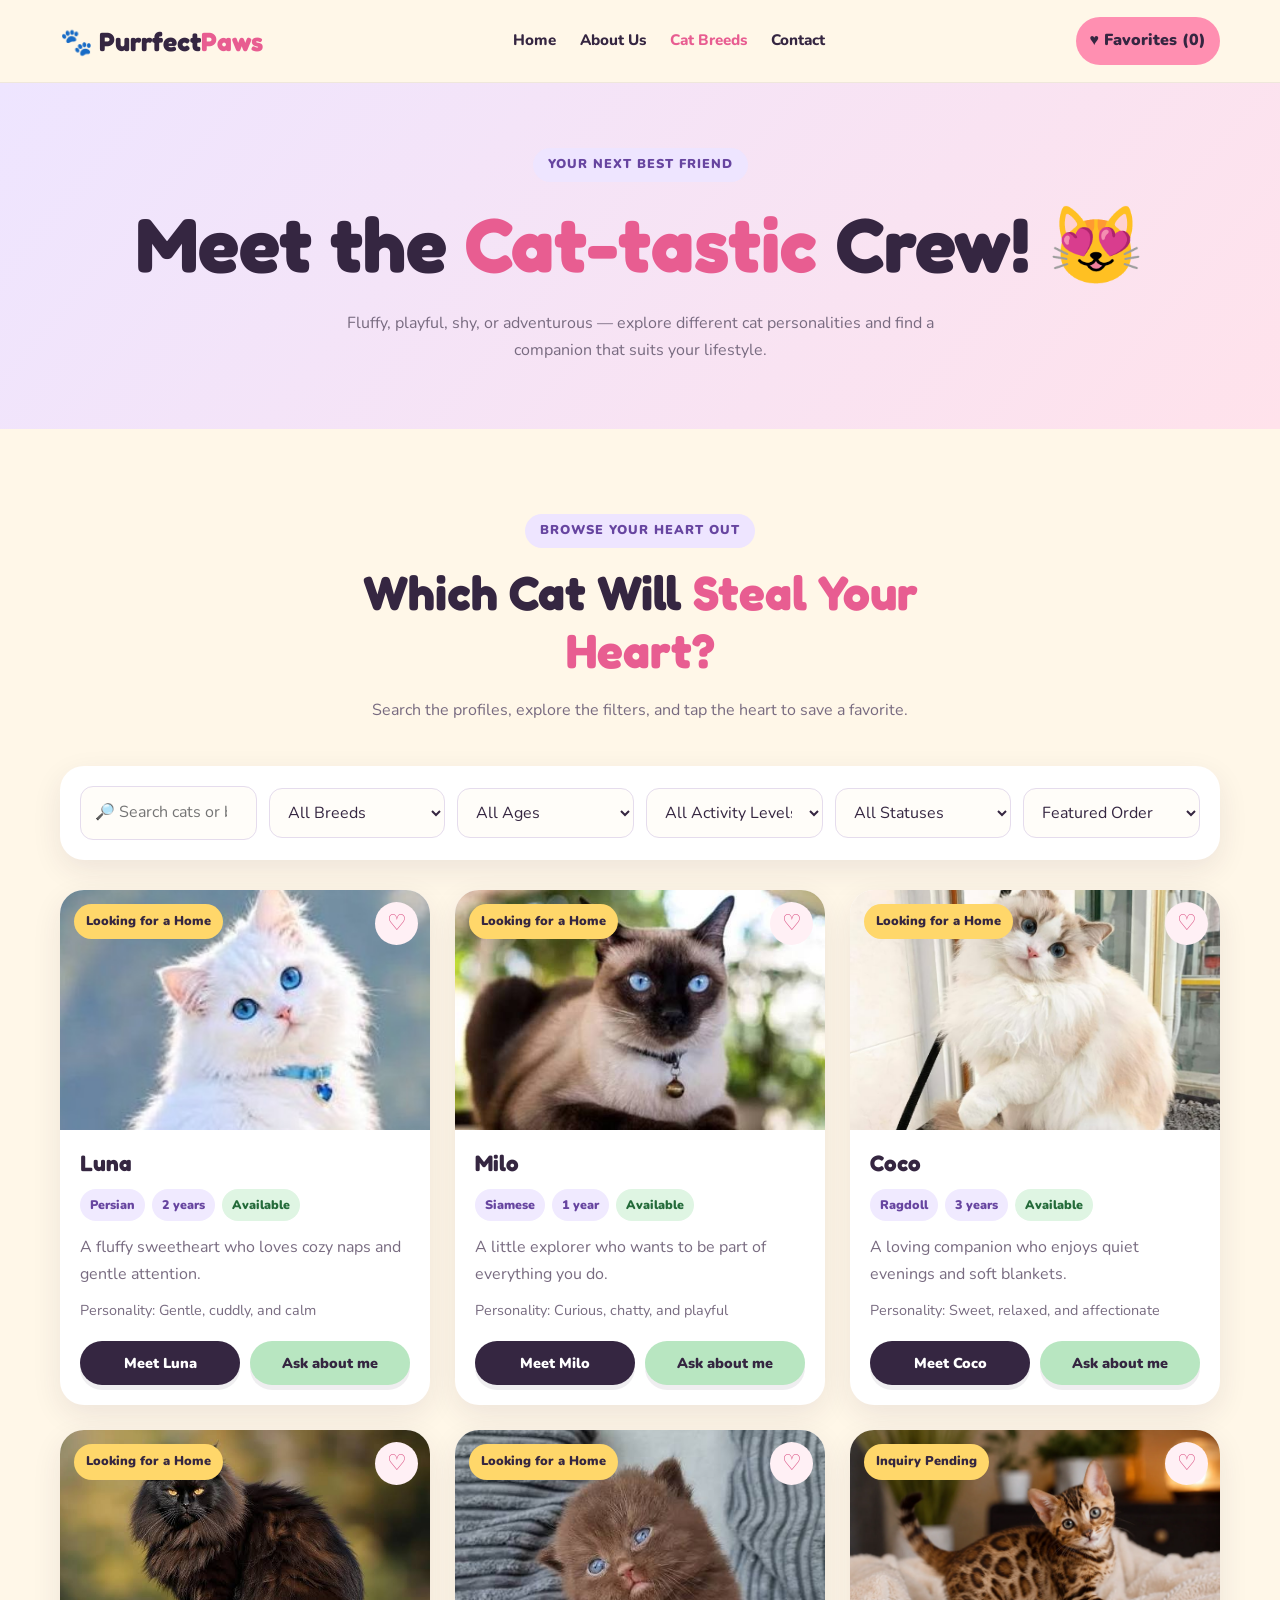
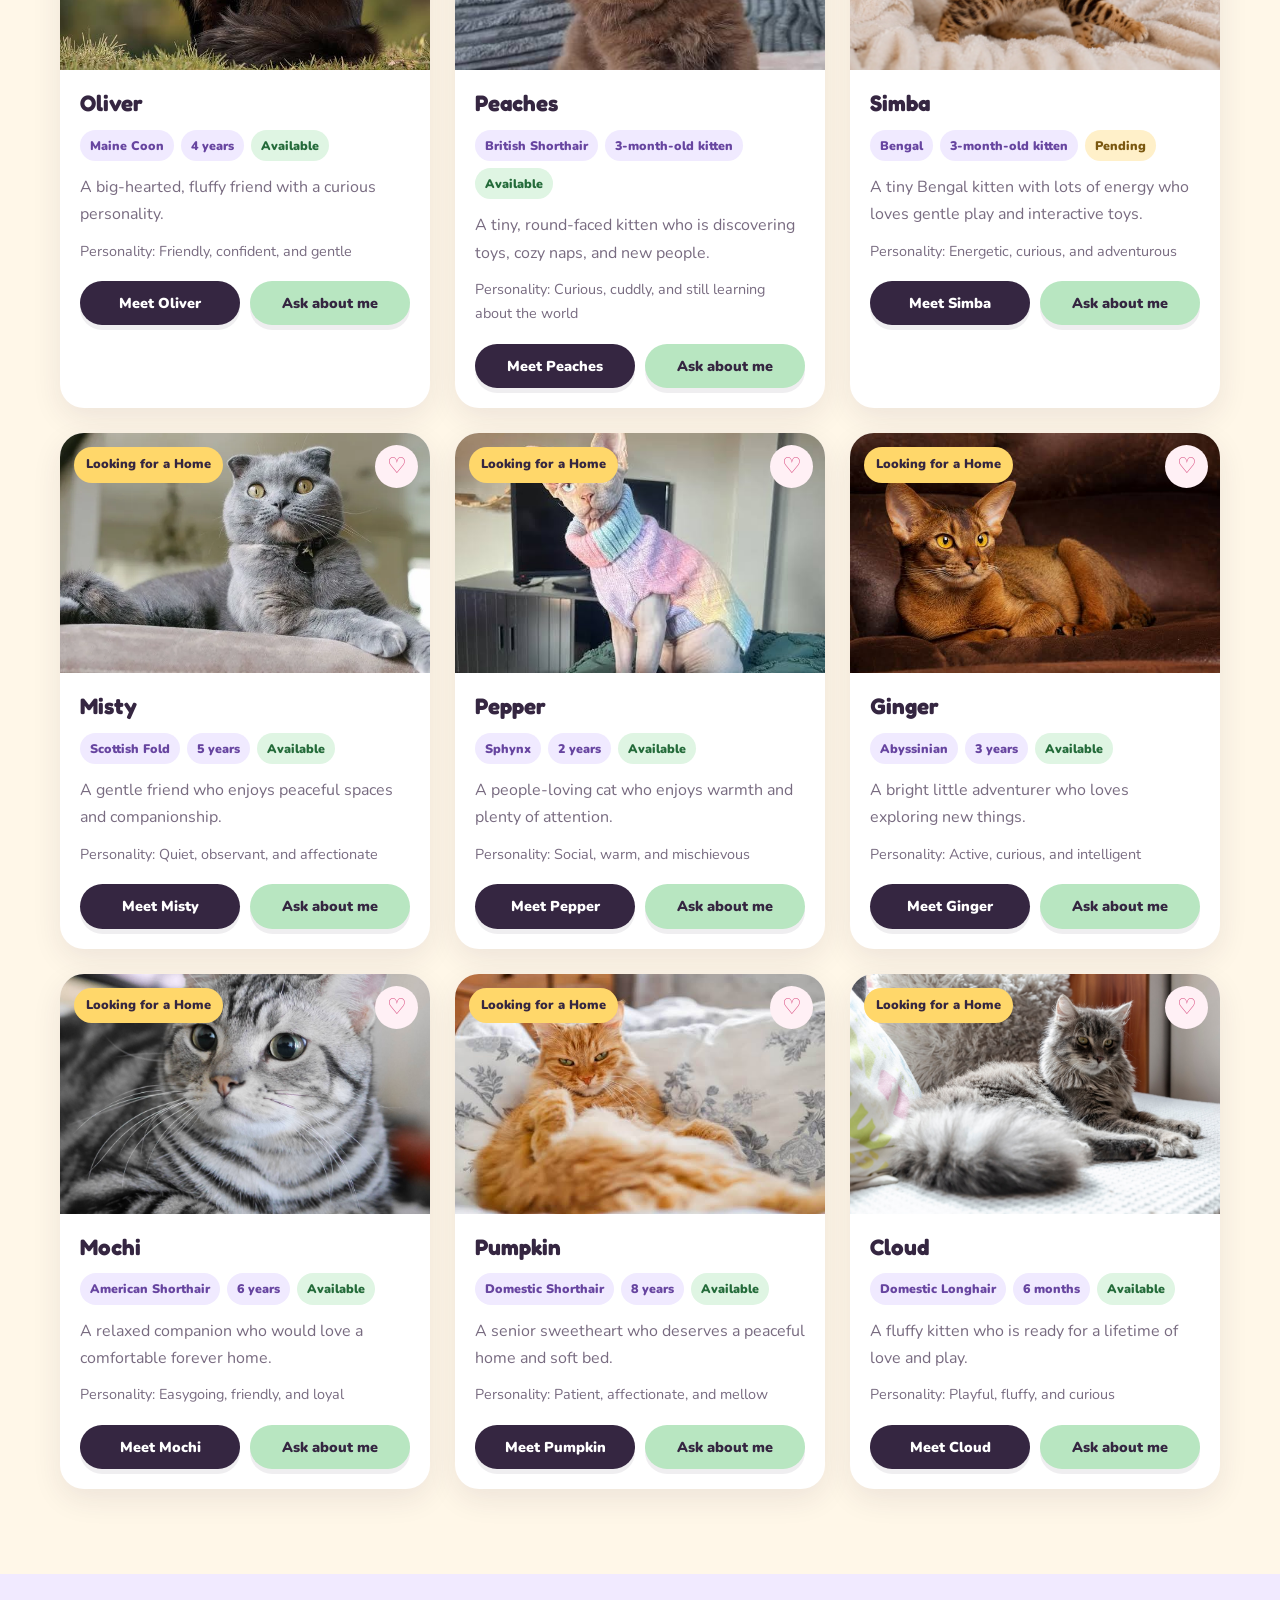
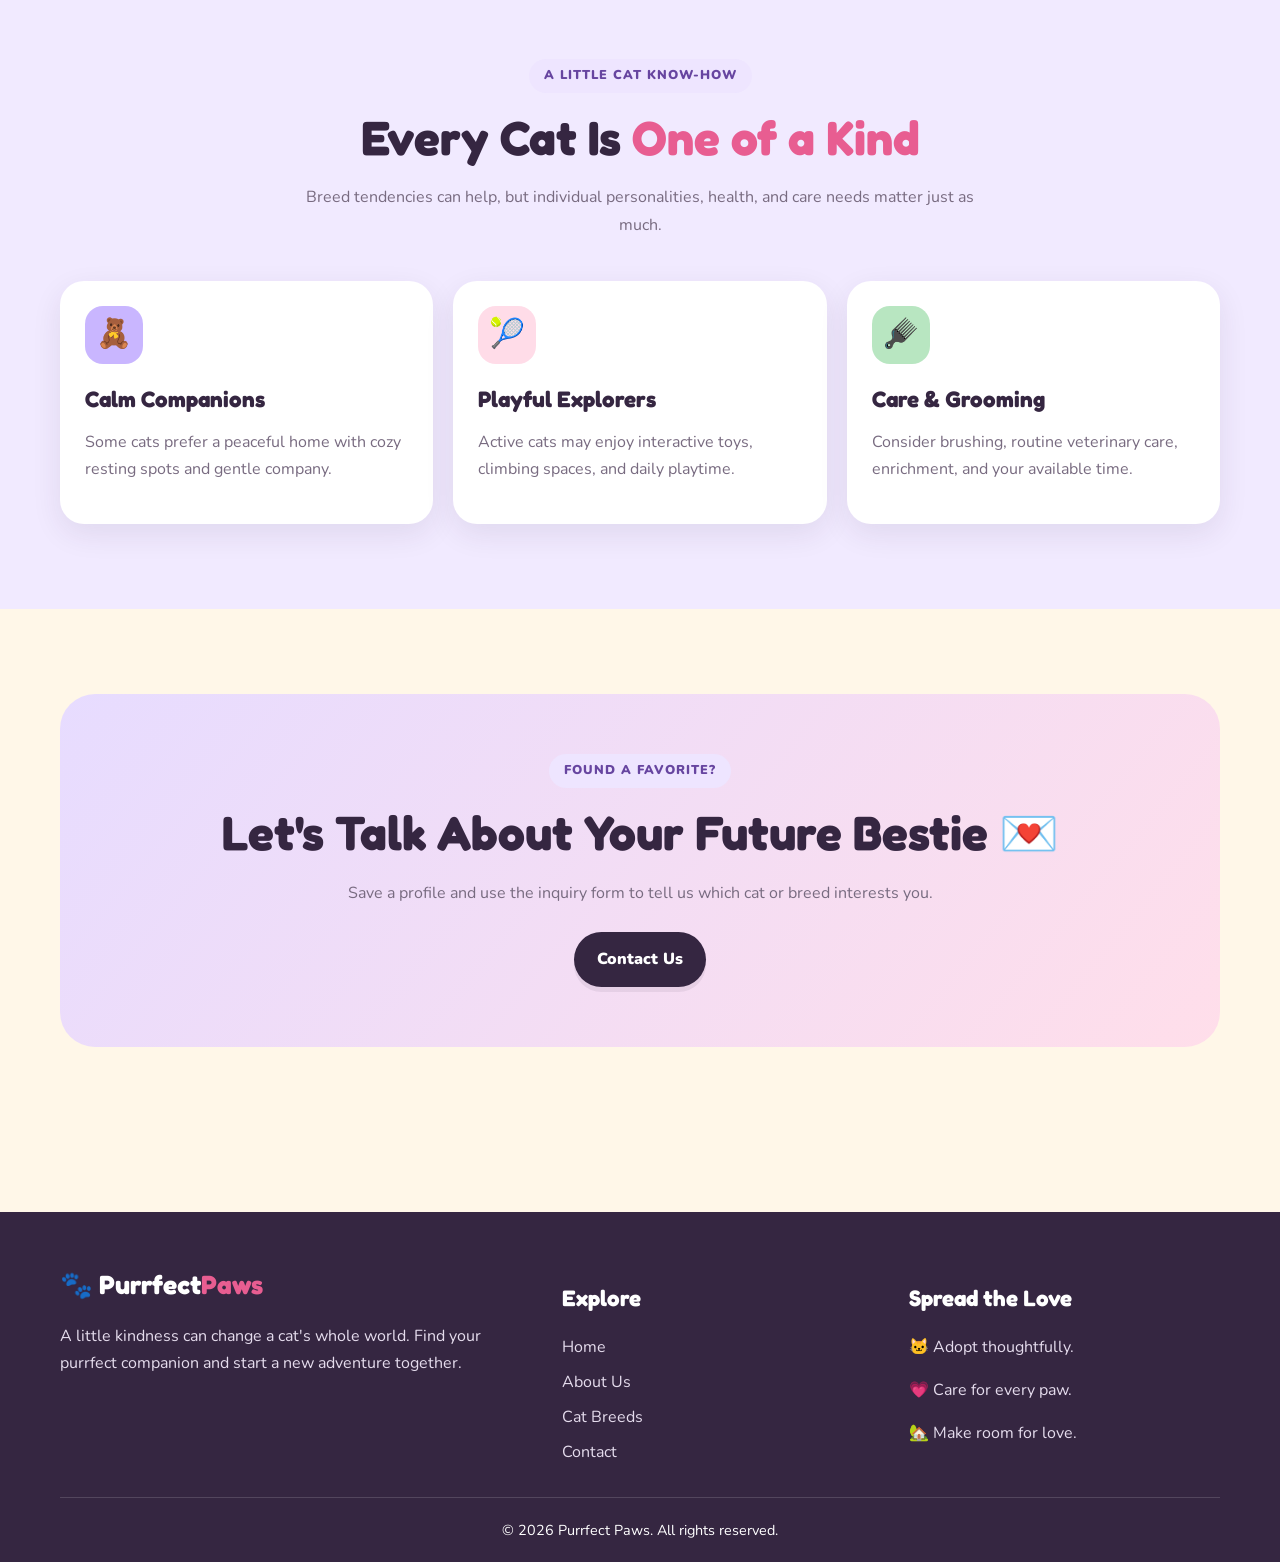
<file: breeds.html>
<!doctype html>
<html lang="en">
  <head>
    <meta charset="UTF-8" />
    <meta name="viewport" content="width=device-width, initial-scale=1.0" />
    <meta
      name="description"
      content="Explore cat breeds and discover cat profiles with Purrfect Paws."
    />
    <title>Cat Breeds | Purrfect Paws</title>
    <link rel="preconnect" href="https://fonts.googleapis.com" />
    <link rel="preconnect" href="https://fonts.gstatic.com" crossorigin />
    <link
      href="https://fonts.googleapis.com/css2?family=Fredoka:wght@400;500;600;700&family=Nunito:wght@400;600;700;800;900&display=swap"
      rel="stylesheet"
    />
    <link rel="stylesheet" href="css/style.css" />
    <script src="js/script.js" defer></script>
  </head>
  <body>
    <header class="site-header">
      <nav class="navbar container" aria-label="Main navigation">
        <a href="index.html" class="logo">🐾 Purrfect<span>Paws</span></a>
        <div class="nav-links" id="navLinks">
          <a href="index.html" class="">Home</a>
          <a href="about.html" class="">About Us</a>
          <a href="breeds.html" class="active">Cat Breeds</a>
          <a href="contact.html" class="">Contact</a>
        </div>
        <div class="nav-actions">
          <button class="favorites-link" type="button" data-open-favorites>
            ♥ Favorites (<span data-favorite-count>0</span>)
          </button>
          <button
            class="menu-toggle"
            id="menuToggle"
            aria-label="Toggle navigation"
            aria-expanded="false"
            aria-controls="navLinks"
          >
            ☰
          </button>
        </div>
      </nav>
    </header>
    <main>
      <section class="page-banner">
        <div class="container">
          <span class="eyebrow">YOUR NEXT BEST FRIEND</span>
          <h1>Meet the <span class="highlight">Cat-tastic</span> Crew! 😻</h1>
          <p>
            Fluffy, playful, shy, or adventurous — explore different cat
            personalities and find a companion that suits your lifestyle.
          </p>
        </div>
      </section>
      <section class="section container">
        <div class="section-heading">
          <span class="eyebrow">BROWSE YOUR HEART OUT</span>
          <h2>
            Which Cat Will <span class="highlight">Steal Your Heart?</span>
          </h2>
          <p>
            Search the profiles, explore the filters, and tap the heart to save
            a favorite.
          </p>
        </div>
        <div class="filter-panel">
          <input
            type="search"
            id="catSearch"
            placeholder="🔎 Search cats or breeds..."
            aria-label="Search cats by name or breed"
          />
          <select id="breedFilter" aria-label="Filter by breed">
            <option value="all">All Breeds</option>
            <option>Persian</option>
            <option>Siamese</option>
            <option>Maine Coon</option>
            <option>British Shorthair</option>
            <option>Ragdoll</option>
            <option>Bengal</option>
            <option>Scottish Fold</option>
            <option>Sphynx</option>
            <option>Abyssinian</option>
            <option>American Shorthair</option>
            <option>Domestic Shorthair</option>
            <option>Domestic Longhair</option>
          </select>
          <select id="ageFilter" aria-label="Filter by age">
            <option value="all">All Ages</option>
            <option value="kitten">Kittens (under 1 year)</option>
            <option value="young">Young (1–2 years)</option>
            <option value="adult">Adult (3–7 years)</option>
            <option value="senior">Senior (8+ years)</option>
          </select>
          <select id="activityFilter" aria-label="Filter by activity">
            <option value="all">All Activity Levels</option>
            <option value="Low">Low Activity</option>
            <option value="Medium">Medium Activity</option>
            <option value="High">High Activity</option>
          </select>
          <select id="statusFilter" aria-label="Filter by status">
            <option value="all">All Statuses</option>
            <option value="Available">Available</option>
            <option value="Pending">Inquiry Pending</option>
          </select>
          <select id="sortFilter" aria-label="Sort cats">
            <option value="featured">Featured Order</option>
            <option value="name">Name: A–Z</option>
            <option value="age">Youngest First</option>
            <option value="recent">Reverse Order</option>
          </select>
        </div>
        <div class="cat-grid" id="catGrid"></div>
      </section>
      <section class="section" style="background: #f1eaff">
        <div class="container">
          <div class="section-heading">
            <span class="eyebrow">A LITTLE CAT KNOW-HOW</span>
            <h2>Every Cat Is <span class="highlight">One of a Kind</span></h2>
            <p>
              Breed tendencies can help, but individual personalities, health,
              and care needs matter just as much.
            </p>
          </div>
          <div class="feature-grid">
            <article class="feature-card">
              <div class="feature-icon">🧸</div>
              <h3>Calm Companions</h3>
              <p>
                Some cats prefer a peaceful home with cozy resting spots and
                gentle company.
              </p>
            </article>
            <article class="feature-card">
              <div class="feature-icon">🎾</div>
              <h3>Playful Explorers</h3>
              <p>
                Active cats may enjoy interactive toys, climbing spaces, and
                daily playtime.
              </p>
            </article>
            <article class="feature-card">
              <div class="feature-icon">🪮</div>
              <h3>Care & Grooming</h3>
              <p>
                Consider brushing, routine veterinary care, enrichment, and your
                available time.
              </p>
            </article>
          </div>
        </div>
      </section>
      <section class="section container">
        <div class="cta">
          <span class="eyebrow">FOUND A FAVORITE?</span>
          <h2>Let's Talk About Your Future Bestie 💌</h2>
          <p>
            Save a profile and use the inquiry form to tell us which cat or
            breed interests you.
          </p>
          <a href="contact.html" class="btn btn-primary">Contact Us</a>
        </div>
      </section>
    </main>
    <footer class="site-footer">
      <div class="container">
        <div class="footer-grid">
          <div>
            <a href="index.html" class="logo" style="color: white"
              >🐾 Purrfect<span>Paws</span></a
            >
            <p>
              A little kindness can change a cat's whole world. Find your
              purrfect companion and start a new adventure together.
            </p>
          </div>
          <div>
            <h3>Explore</h3>
            <div class="footer-links">
              <a href="index.html">Home</a><a href="about.html">About Us</a
              ><a href="breeds.html">Cat Breeds</a
              ><a href="contact.html">Contact</a>
            </div>
          </div>
          <div>
            <h3>Spread the Love</h3>
            <p>🐱 Adopt thoughtfully.</p>
            <p>💗 Care for every paw.</p>
            <p>🏡 Make room for love.</p>
          </div>
        </div>
        <div class="footer-bottom">
          © 2026 Purrfect Paws. All rights reserved.
        </div>
      </div>
    </footer>
    <div class="drawer-backdrop" id="drawerBackdrop"></div>
    <aside
      class="favorites-drawer"
      id="favoritesDrawer"
      aria-label="Saved favorite cats"
      aria-hidden="true"
    >
      <div class="drawer-header">
        <div>
          <h2>Your Favorites ♥</h2>
          <p>Your future furry friends.</p>
        </div>
        <button
          class="drawer-close"
          id="closeFavorites"
          aria-label="Close favorites"
        >
          ×
        </button>
      </div>
      <div id="favoritesList"></div>
    </aside>
    <div
      id="catModal"
      class="drawer-backdrop"
      style="z-index: 210; overflow-y: auto; padding: 25px"
      hidden
    >
      <section
        style="
          background: #fff7e8;
          border-radius: 25px;
          padding: 25px;
          width: min(560px, 100%);
          margin: 30px auto;
        "
        role="dialog"
        aria-modal="true"
        aria-labelledby="catModalTitle"
      >
        <div class="drawer-header">
          <h2 id="catModalTitle">Meet a Cat</h2>
          <button
            class="drawer-close"
            id="closeCatModal"
            aria-label="Close cat details"
          >
            ×
          </button>
        </div>
        <div id="catModalContent"></div>
      </section>
    </div>
    <template id="catPhotoPaths">
      <img data-cat-id="cloud" src="images/cloud.jpg" alt="Cloud the cat" />
      <img data-cat-id="coco" src="images/coco.jpg" alt="Coco the cat" />
      <img data-cat-id="ginger" src="images/ginger.jpeg" alt="Ginger the cat" />
      <img data-cat-id="luna" src="images/luna.jpeg" alt="Luna the cat" />
      <img data-cat-id="misty" src="images/misty.jpg" alt="Misty the cat" />
      <img data-cat-id="oliver" src="images/oliver.jpeg" alt="Oliver the cat" />
      <img data-cat-id="mochi" src="images/mochi.jpeg" alt="Mochi the cat" />
      <img
        data-cat-id="peaches"
        src="images/peaches.jpeg"
        alt="Peaches the cat"
      />
      <img data-cat-id="pepper" src="images/pepper.jpeg" alt="Pepper the cat" />
      <img
        data-cat-id="pumpkin"
        src="images/pumpkin.jpeg"
        alt="Pumpkin the cat"
      />
      <img data-cat-id="simba" src="images/simba.jpg" alt="Simba the cat" />
      <img data-cat-id="milo" src="images/milo.jpeg" alt="Milo the cat" />
    </template>
  </body>
</html>
</file>
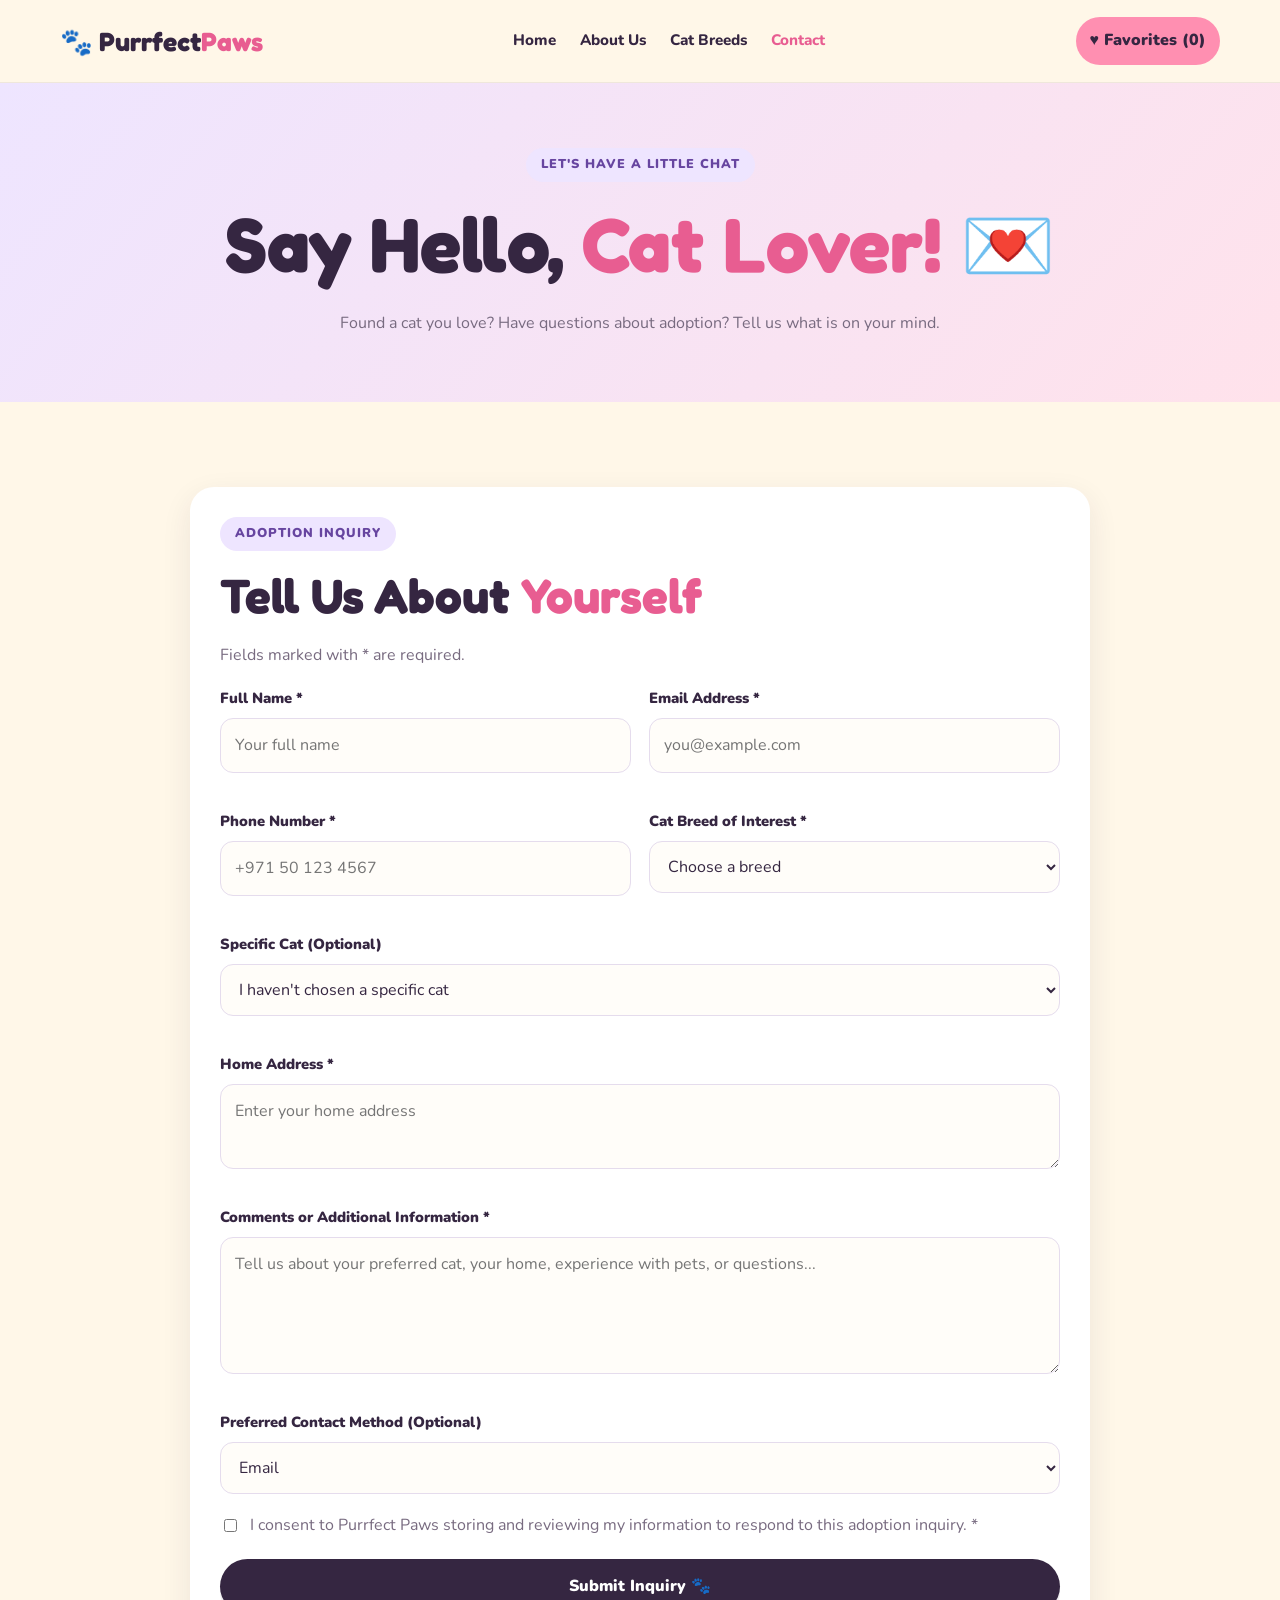
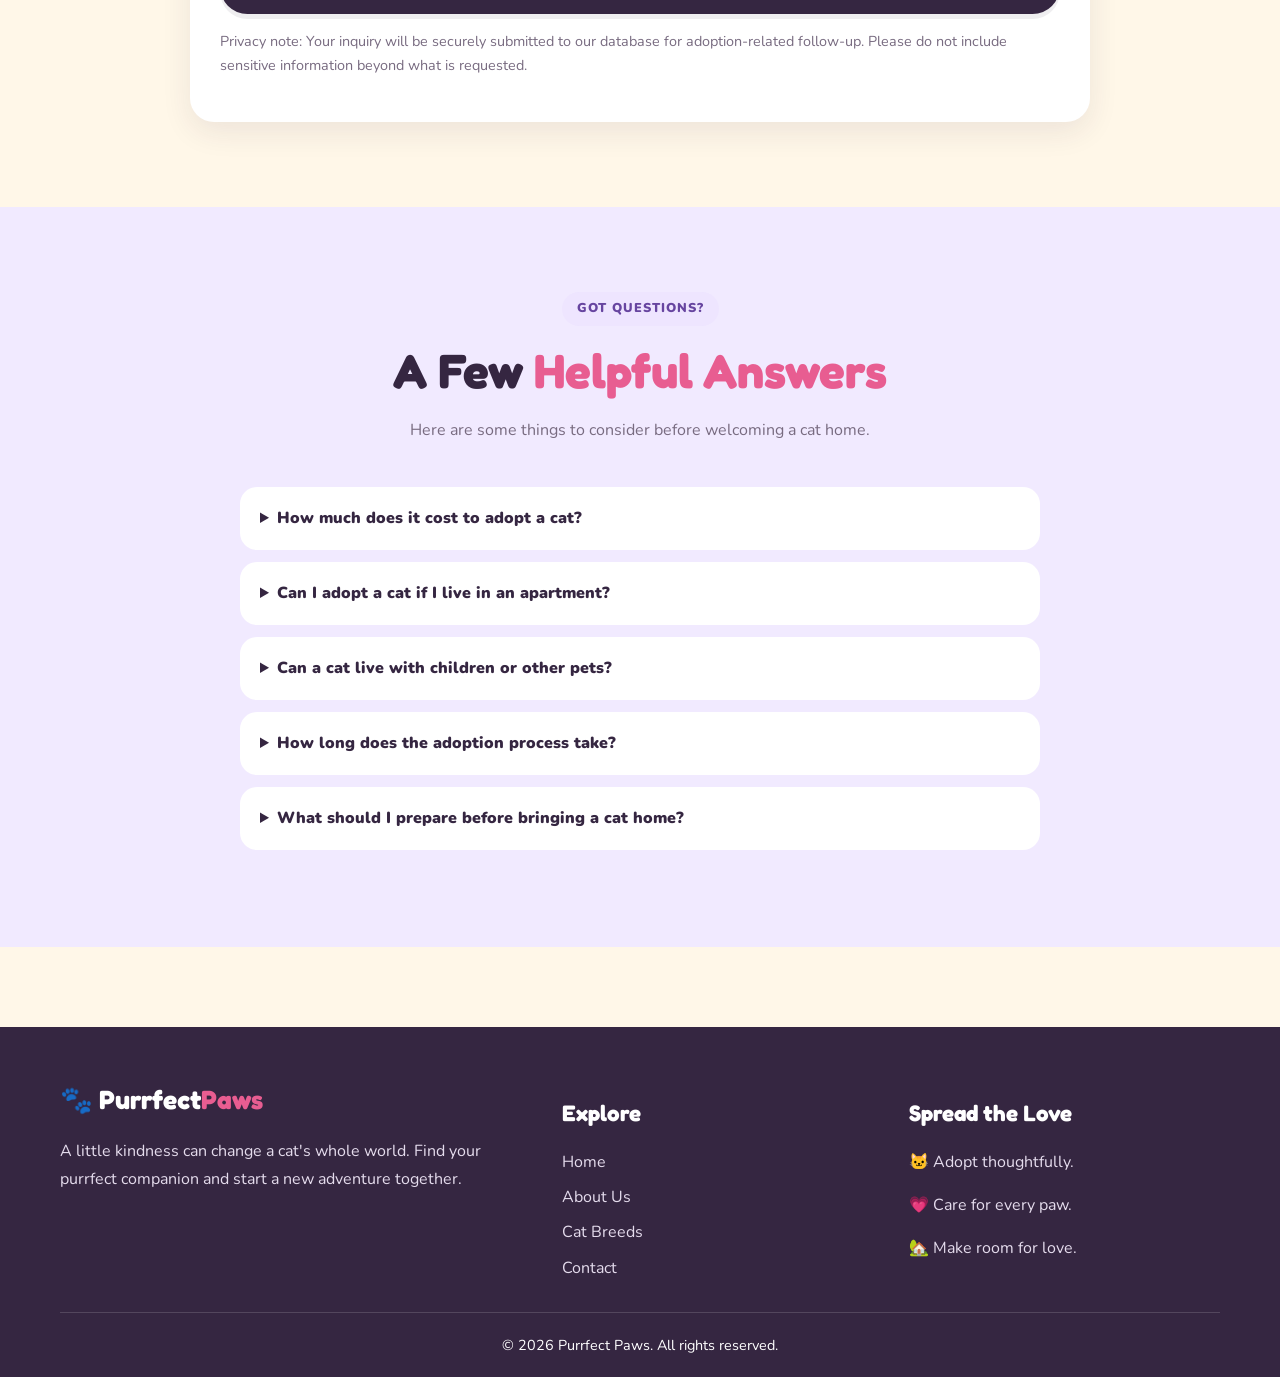
<file: contact.html>
<!doctype html>
<html lang="en">
  <head>
    <meta charset="UTF-8" />
    <meta name="viewport" content="width=device-width, initial-scale=1.0" />
    <meta
      name="description"
      content="Contact Purrfect Paws and ask about a cat adoption."
    />
    <title>Contact Us | Purrfect Paws</title>
    <link rel="preconnect" href="https://fonts.googleapis.com" />
    <link rel="preconnect" href="https://fonts.gstatic.com" crossorigin />
    <link
      href="https://fonts.googleapis.com/css2?family=Fredoka:wght@400;500;600;700&family=Nunito:wght@400;600;700;800;900&display=swap"
      rel="stylesheet"
    />
    <link rel="stylesheet" href="css/style.css" />
    <script src="js/script.js" defer></script>
  </head>
  <body>
    <header class="site-header">
      <nav class="navbar container" aria-label="Main navigation">
        <a href="index.html" class="logo">🐾 Purrfect<span>Paws</span></a>
        <div class="nav-links" id="navLinks">
          <a href="index.html" class="">Home</a>
          <a href="about.html" class="">About Us</a>
          <a href="breeds.html" class="">Cat Breeds</a>
          <a href="contact.html" class="active">Contact</a>
        </div>
        <div class="nav-actions">
          <button class="favorites-link" type="button" data-open-favorites>
            ♥ Favorites (<span data-favorite-count>0</span>)
          </button>
          <button
            class="menu-toggle"
            id="menuToggle"
            aria-label="Toggle navigation"
            aria-expanded="false"
            aria-controls="navLinks"
          >
            ☰
          </button>
        </div>
      </nav>
    </header>
    <main>
      <section class="page-banner">
        <div class="container">
          <span class="eyebrow">LET'S HAVE A LITTLE CHAT</span>
          <h1>Say Hello, <span class="highlight">Cat Lover!</span> 💌</h1>
          <p>
            Found a cat you love? Have questions about adoption? Tell us what is
            on your mind.
          </p>
        </div>
      </section>
      <section class="section container">
        <div class="contact-grid">
          <section class="contact-form">
            <span class="eyebrow">ADOPTION INQUIRY</span>
            <h2>Tell Us About <span class="highlight">Yourself</span></h2>
            <p>Fields marked with * are required.</p>
            <form id="contactForm">
              <div class="form-grid">
                <div class="form-field">
                  <label for="fullName">Full Name *</label
                  ><input
                    type="text"
                    id="fullName"
                    name="fullName"
                    placeholder="Your full name"
                    autocomplete="name"
                    minlength="2"
                    maxlength="100"
                    required
                  />
                </div>
                <div class="form-field">
                  <label for="email">Email Address *</label
                  ><input
                    type="email"
                    id="email"
                    name="email"
                    placeholder="you@example.com"
                    autocomplete="email"
                    maxlength="254"
                    required
                  />
                </div>
                <div class="form-field">
                  <label for="phone">Phone Number *</label
                  ><input
                    type="tel"
                    id="phone"
                    name="phone"
                    placeholder="+971 50 123 4567"
                    autocomplete="tel"
                    minlength="7"
                    maxlength="25"
                    required
                    pattern="[0-9+() .-]{7,25}"
                    title="Enter a phone number using digits and common phone symbols."
                  />
                </div>
                <div class="form-field">
                  <label for="catInterest">Cat Breed of Interest *</label
                  ><select id="catInterest" name="catInterest" required>
                    <option value="">Choose a breed</option>
                    <option value="Any Breed">Any Breed</option>
                    <option>Persian</option>
                    <option>Siamese</option>
                    <option>Maine Coon</option>
                    <option>British Shorthair</option>
                    <option>Ragdoll</option>
                    <option>Bengal</option>
                    <option>Scottish Fold</option>
                    <option>Sphynx</option>
                    <option>Abyssinian</option>
                    <option>American Shorthair</option>
                    <option>Domestic Shorthair</option>
                    <option>Domestic Longhair</option>
                    <option value="Mixed Breed">Mixed Breed</option>
                  </select>
                </div>
                <div class="form-field full">
                  <label for="specificCat">Specific Cat (Optional)</label
                  ><select id="specificCat" name="specificCat">
                    <option value="">I haven't chosen a specific cat</option>
                    <option value="luna">Luna</option>
                    <option value="milo">Milo</option>
                    <option value="coco">Coco</option>
                    <option value="oliver">Oliver</option>
                    <option value="peaches">Peaches</option>
                    <option value="simba">Simba</option>
                    <option value="misty">Misty</option>
                    <option value="pepper">Pepper</option>
                    <option value="ginger">Ginger</option>
                    <option value="mochi">Mochi</option>
                    <option value="pumpkin">Pumpkin</option>
                    <option value="cloud">Cloud</option>
                  </select>
                </div>
                <div class="form-field full">
                  <label for="address">Home Address *</label
                  ><textarea
                    id="address"
                    name="address"
                    placeholder="Enter your home address"
                    autocomplete="street-address"
                    minlength="2"
                    maxlength="300"
                    required
                    style="min-height: 85px"
                  ></textarea>
                </div>
                <div class="form-field full">
                  <label for="comments"
                    >Comments or Additional Information *</label
                  ><textarea
                    id="comments"
                    name="comments"
                    placeholder="Tell us about your preferred cat, your home, experience with pets, or questions..."
                    maxlength="2000"
                    rows="4"
                    required
                  ></textarea>
                </div>
                <div class="form-field full">
                  <label for="contactMethod"
                    >Preferred Contact Method (Optional)</label
                  ><select id="contactMethod" name="contactMethod">
                    <option value="Email">Email</option>
                    <option value="Phone">Phone</option>
                    <option value="Either">Either</option>
                  </select>
                </div>
              </div>
              <label class="checkbox-row" for="privacyConsent"
                ><input
                  type="checkbox"
                  id="privacyConsent"
                  name="privacyConsent"
                  required
                /><span
                  >I consent to Purrfect Paws storing and reviewing my
                  information to respond to this adoption inquiry. *</span
                ></label
              >
              <div
                class="form-field"
                style="position: absolute; left: -10000px"
                aria-hidden="true"
              >
                <label for="website">Leave this field blank</label
                ><input
                  id="website"
                  name="website"
                  type="text"
                  tabindex="-1"
                  autocomplete="off"
                />
              </div>
              <button type="submit" class="btn btn-primary" style="width: 100%">
                Submit Inquiry 🐾
              </button>
              <div
                class="form-message"
                id="formMessage"
                aria-live="polite"
              ></div>
              <p class="small-text">
                Privacy note: Your inquiry will be securely submitted to our
                database for adoption-related follow-up. Please do not include
                sensitive information beyond what is requested.
              </p>
            </form>
          </section>
        </div>
      </section>
      <section class="section" style="background: #f1eaff">
        <div class="container">
          <div class="section-heading">
            <span class="eyebrow">GOT QUESTIONS?</span>
            <h2>A Few <span class="highlight">Helpful Answers</span></h2>
            <p>Here are some things to consider before welcoming a cat home.</p>
          </div>
          <div style="max-width: 800px; margin: auto">
            <details class="faq-item">
              <summary>How much does it cost to adopt a cat?</summary>
              <p>
                Fees vary by organization and location. Ask the shelter what is
                included, such as veterinary care, vaccinations, or
                microchipping.
              </p>
            </details>
            <details class="faq-item">
              <summary>Can I adopt a cat if I live in an apartment?</summary>
              <p>
                Many cats can live happily in apartments if their needs are met.
                Consider enrichment, safe windows, scratching surfaces, and
                housing rules.
              </p>
            </details>
            <details class="faq-item">
              <summary>Can a cat live with children or other pets?</summary>
              <p>
                It depends on the individual cat and household. Ask about known
                behavior, introduce pets gradually, and supervise interactions
                with children.
              </p>
            </details>
            <details class="faq-item">
              <summary>How long does the adoption process take?</summary>
              <p>
                Every organization has its own process. It may include an
                application, conversation, meeting, and home or lifestyle checks
                where appropriate.
              </p>
            </details>
            <details class="faq-item">
              <summary>
                What should I prepare before bringing a cat home?
              </summary>
              <p>
                Prepare food, water bowls, a litter tray, scratching post,
                hiding places, toys, a secure carrier, and a plan for veterinary
                care.
              </p>
            </details>
          </div>
        </div>
      </section>
    </main>
    <footer class="site-footer">
      <div class="container">
        <div class="footer-grid">
          <div>
            <a href="index.html" class="logo" style="color: white"
              >🐾 Purrfect<span>Paws</span></a
            >
            <p>
              A little kindness can change a cat's whole world. Find your
              purrfect companion and start a new adventure together.
            </p>
          </div>
          <div>
            <h3>Explore</h3>
            <div class="footer-links">
              <a href="index.html">Home</a><a href="about.html">About Us</a
              ><a href="breeds.html">Cat Breeds</a
              ><a href="contact.html">Contact</a>
            </div>
          </div>
          <div>
            <h3>Spread the Love</h3>
            <p>🐱 Adopt thoughtfully.</p>
            <p>💗 Care for every paw.</p>
            <p>🏡 Make room for love.</p>
          </div>
        </div>
        <div class="footer-bottom">
          © 2026 Purrfect Paws. All rights reserved.
        </div>
      </div>
    </footer>
    <div class="drawer-backdrop" id="drawerBackdrop"></div>
    <aside
      class="favorites-drawer"
      id="favoritesDrawer"
      aria-label="Saved favorite cats"
      aria-hidden="true"
    >
      <div class="drawer-header">
        <div>
          <h2>Your Favorites ♥</h2>
          <p>Your future furry friends.</p>
        </div>
        <button
          class="drawer-close"
          id="closeFavorites"
          aria-label="Close favorites"
        >
          ×
        </button>
      </div>
      <div id="favoritesList"></div>
    </aside>
    <div
      id="catModal"
      class="drawer-backdrop"
      style="z-index: 210; overflow-y: auto; padding: 25px"
      hidden
    >
      <section
        style="
          background: #fff7e8;
          border-radius: 25px;
          padding: 25px;
          width: min(560px, 100%);
          margin: 30px auto;
        "
        role="dialog"
        aria-modal="true"
        aria-labelledby="catModalTitle"
      >
        <div class="drawer-header">
          <h2 id="catModalTitle">Meet a Cat</h2>
          <button
            class="drawer-close"
            id="closeCatModal"
            aria-label="Close cat details"
          >
            ×
          </button>
        </div>
        <div id="catModalContent"></div>
      </section>
    </div>
    <template id="catPhotoPaths">
      <img data-cat-id="cloud" src="images/cloud.jpg" alt="Cloud the cat" />
      <img data-cat-id="coco" src="images/coco.jpg" alt="Coco the cat" />
      <img data-cat-id="ginger" src="images/ginger.jpeg" alt="Ginger the cat" />
      <img data-cat-id="luna" src="images/luna.jpeg" alt="Luna the cat" />
      <img data-cat-id="misty" src="images/misty.jpg" alt="Misty the cat" />
      <img data-cat-id="oliver" src="images/oliver.jpeg" alt="Oliver the cat" />
      <img data-cat-id="mochi" src="images/mochi.jpeg" alt="Mochi the cat" />
      <img
        data-cat-id="peaches"
        src="images/peaches.jpeg"
        alt="Peaches the cat"
      />
      <img data-cat-id="pepper" src="images/pepper.jpeg" alt="Pepper the cat" />
      <img
        data-cat-id="pumpkin"
        src="images/pumpkin.jpeg"
        alt="Pumpkin the cat"
      />
      <img data-cat-id="simba" src="images/simba.jpg" alt="Simba the cat" />
      <img data-cat-id="milo" src="images/milo.jpeg" alt="Milo the cat" />
    </template>
  </body>
</html>
</file>
<file: css/style.css>
:root {
  --lavender: #c9b6ff;
  --pink: #ff8fb1;
  --cream: #fff7e8;
  --mint: #b8e6c1;
  --yellow: #ffd76a;
  --plum: #352641;
  --white: #fff;
  --muted: #786b80;
  --shadow: 0 10px 30px rgba(53, 38, 65, 0.09);
  --radius: 24px;
}
* {
  box-sizing: border-box;
}
html {
  scroll-behavior: smooth;
  scroll-padding-top: 100px;
}
body {
  margin: 0;
  background: var(--cream);
  color: var(--plum);
  font-family: "Nunito", sans-serif;
  line-height: 1.7;
}
h1,
h2,
h3,
h4 {
  font-family: "Fredoka", sans-serif;
  line-height: 1.2;
}
h1 {
  font-size: clamp(2.7rem, 6vw, 5rem);
  margin: 0 0 20px;
}
h2 {
  font-size: clamp(2rem, 4vw, 3rem);
  margin: 0 0 18px;
}
h3 {
  font-size: 1.4rem;
}
p {
  color: var(--muted);
}
a {
  color: inherit;
  text-decoration: none;
}
button,
input,
select,
textarea {
  font: inherit;
}
button {
  cursor: pointer;
}
img {
  display: block;
  max-width: 100%;
}
.container {
  width: min(1160px, 92%);
  margin-inline: auto;
}
.section {
  padding: 85px 0;
}
.section-heading {
  max-width: 680px;
  margin: 0 auto 42px;
  text-align: center;
}
.section-heading p {
  margin-bottom: 0;
}
.eyebrow {
  display: inline-block;
  padding: 6px 15px;
  border-radius: 30px;
  background: #eee5ff;
  color: #6745a0;
  font-weight: 900;
  font-size: 0.8rem;
  letter-spacing: 1px;
  margin-bottom: 16px;
}
.highlight {
  color: #e85d91;
}
.small-text {
  font-size: 0.9rem;
}
.center {
  text-align: center;
}
.site-header {
  position: sticky;
  top: 0;
  z-index: 100;
  background: rgba(255, 247, 232, 0.95);
  backdrop-filter: blur(14px);
  border-bottom: 1px solid rgba(53, 38, 65, 0.08);
}
.navbar {
  min-height: 82px;
  display: flex;
  align-items: center;
  justify-content: space-between;
  gap: 20px;
}
.logo {
  font-family: "Fredoka", sans-serif;
  font-size: 1.65rem;
  font-weight: 700;
  color: var(--plum);
  white-space: nowrap;
}
.logo span {
  color: #e85d91;
}
.nav-links {
  display: flex;
  align-items: center;
  gap: 24px;
}
.nav-links a {
  font-weight: 800;
  font-size: 0.95rem;
  transition: color 0.2s;
}
.nav-links a:hover,
.nav-links a.active {
  color: #e85d91;
}
.nav-actions {
  display: flex;
  align-items: center;
  gap: 10px;
}
.favorites-link {
  border: 0;
  border-radius: 30px;
  padding: 10px 14px;
  background: var(--pink);
  color: var(--plum);
  font-weight: 900;
}
.favorites-link:hover {
  background: var(--yellow);
}
.menu-toggle {
  display: none;
  border: 0;
  background: var(--lavender);
  border-radius: 12px;
  padding: 9px 13px;
  color: var(--plum);
  font-size: 1.3rem;
}
.btn {
  display: inline-flex;
  align-items: center;
  justify-content: center;
  gap: 8px;
  padding: 14px 23px;
  border: 0;
  border-radius: 35px;
  background: var(--pink);
  color: var(--plum);
  font-weight: 900;
  box-shadow: 0 5px 0 rgba(53, 38, 65, 0.08);
  transition:
    transform 0.2s,
    box-shadow 0.2s;
}
.btn:hover {
  transform: translateY(-3px);
  box-shadow: 0 9px 18px rgba(53, 38, 65, 0.12);
}
.btn-primary {
  background: var(--plum);
  color: #fff;
}
.btn-secondary {
  background: var(--mint);
}
.btn-small {
  padding: 10px 15px;
  font-size: 0.9rem;
}
.hero {
  position: relative;
  overflow: hidden;
  padding: 75px 0 90px;
  background:
    radial-gradient(circle at 10% 20%, #f9dce8 0, transparent 30%),
    radial-gradient(circle at 95% 80%, #ded3ff 0, transparent 30%), var(--cream);
}
.hero-grid {
  display: grid;
  grid-template-columns: 1.05fr 0.95fr;
  align-items: center;
  gap: 55px;
}
.hero-copy p {
  max-width: 540px;
  font-size: 1.12rem;
}
.hero-actions {
  display: flex;
  flex-wrap: wrap;
  gap: 13px;
  margin-top: 28px;
}
.hero-image-wrap {
  position: relative;
  padding: 18px;
  border-radius: 44% 56% 57% 43% / 45% 44% 56% 55%;
  background: var(--lavender);
  animation: bob 5s ease-in-out infinite;
}
.hero-image {
  width: 100%;
  height: 440px;
  object-fit: cover;
  border-radius: inherit;
}
.floating-note {
  position: absolute;
  bottom: 15px;
  left: -25px;
  padding: 14px 18px;
  border-radius: 18px;
  background: #fff;
  box-shadow: var(--shadow);
  font-weight: 900;
  transform: rotate(-5deg);
}
.paw-decoration {
  position: absolute;
  right: 8%;
  top: 28px;
  font-size: 2.5rem;
  opacity: 0.45;
  animation: paw-wiggle 3s ease-in-out infinite;
}
.page-banner {
  padding: 65px 0;
  text-align: center;
  background: linear-gradient(130deg, #eee5ff, #ffe2eb);
}
.page-banner p {
  max-width: 650px;
  margin: 0 auto;
}
.cat-grid {
  display: grid;
  grid-template-columns: repeat(3, minmax(0, 1fr));
  gap: 25px;
}
.cat-card {
  position: relative;
  overflow: hidden;
  border-radius: var(--radius);
  background: #fff;
  box-shadow: var(--shadow);
  transition:
    transform 0.25s,
    box-shadow 0.25s;
}
.cat-card:hover {
  transform: translateY(-7px);
  box-shadow: 0 17px 35px rgba(53, 38, 65, 0.13);
}
.cat-image-wrap {
  position: relative;
  overflow: hidden;
  background: #eee5ff;
}
.cat-image {
  width: 100%;
  height: 240px;
  object-fit: cover;
  transition: transform 0.4s;
}
.cat-card:hover .cat-image {
  transform: scale(1.04);
}
.cat-info {
  padding: 20px;
}
.cat-info h3 {
  margin: 0 0 5px;
}
.cat-meta {
  display: flex;
  flex-wrap: wrap;
  gap: 7px;
  margin: 13px 0;
}
.tag {
  display: inline-block;
  padding: 5px 10px;
  border-radius: 20px;
  background: #f0eaff;
  color: #6745a0;
  font-size: 0.78rem;
  font-weight: 900;
}
.tag.available {
  background: #dff5e3;
  color: #246b3a;
}
.tag.pending {
  background: #fff0c9;
  color: #7b5810;
}
.cat-info p {
  margin: 10px 0;
}
.cat-actions {
  display: flex;
  align-items: center;
  flex-wrap: wrap;
  gap: 10px;
  margin-top: 18px;
}
.cat-actions .btn {
  flex: 1;
}
.heart-btn {
  display: inline-grid;
  place-items: center;
  width: 43px;
  height: 43px;
  flex-shrink: 0;
  border: 0;
  border-radius: 50%;
  background: #fff0f5;
  color: #d94d80;
  font-size: 1.35rem;
  transition:
    transform 0.2s,
    background 0.2s;
}
.heart-btn:hover {
  transform: scale(1.12);
}
.heart-btn.saved {
  background: #ff8fb1;
  animation: heart-pop 0.3s;
}
.badge {
  position: absolute;
  top: 14px;
  left: 14px;
  z-index: 1;
  padding: 7px 12px;
  border-radius: 20px;
  background: var(--yellow);
  font-size: 0.8rem;
  font-weight: 900;
}
.cat-favorite-top {
  position: absolute;
  top: 12px;
  right: 12px;
  z-index: 2;
}
.filter-panel {
  display: flex;
  flex-wrap: wrap;
  gap: 12px;
  align-items: center;
  margin-bottom: 30px;
  padding: 20px;
  border-radius: var(--radius);
  background: #fff;
  box-shadow: var(--shadow);
}
.filter-panel input,
.filter-panel select {
  flex: 1 1 150px;
  min-width: 0;
  padding: 12px 14px;
  border: 1px solid #e5dced;
  border-radius: 13px;
  background: #fffdf9;
  color: var(--plum);
}
.filter-panel input:focus,
.filter-panel select:focus {
  outline: 3px solid #ded3ff;
  border-color: #9d80eb;
}
.split-grid {
  display: grid;
  grid-template-columns: 1fr 1fr;
  align-items: center;
  gap: 50px;
}
.rounded-image {
  width: 100%;
  height: 390px;
  object-fit: cover;
  border-radius: 30px;
  box-shadow: var(--shadow);
}
.feature-grid {
  display: grid;
  grid-template-columns: repeat(3, minmax(0, 1fr));
  gap: 20px;
}
.feature-card {
  padding: 25px;
  border-radius: var(--radius);
  background: #fff;
  box-shadow: var(--shadow);
}
.feature-icon {
  display: grid;
  place-items: center;
  width: 58px;
  height: 58px;
  border-radius: 18px;
  background: var(--lavender);
  font-size: 1.8rem;
}
.feature-card:nth-child(2) .feature-icon {
  background: #ffdce8;
}
.feature-card:nth-child(3) .feature-icon {
  background: var(--mint);
}
.feature-card h3 {
  margin-bottom: 8px;
}
.steps {
  display: grid;
  grid-template-columns: repeat(4, minmax(0, 1fr));
  gap: 18px;
}
.step-card {
  padding: 22px;
  border-radius: 22px;
  background: #fff;
  box-shadow: var(--shadow);
}
.step-number {
  display: grid;
  place-items: center;
  width: 45px;
  height: 45px;
  border-radius: 50%;
  background: var(--yellow);
  font-weight: 900;
  font-size: 1.2rem;
}
.cta {
  padding: 60px 25px;
  border-radius: 35px;
  background: linear-gradient(130deg, #e7dcff, #ffdeea);
  text-align: center;
}
.cta p {
  max-width: 600px;
  margin: 0 auto 25px;
}
.contact-grid {
  display: grid;
  grid-template-columns: 1fr;
  max-width: 900px;
  margin: 0 auto;
  gap: 35px;
  align-items: start;
}
.contact-info,
.contact-form {
  padding: 30px;
  border-radius: var(--radius);
  background: #fff;
  box-shadow: var(--shadow);
}
.contact-info {
  background: #eee5ff;
}
.contact-item {
  margin: 24px 0;
}
.contact-item strong {
  display: block;
}
.contact-form .form-grid {
  display: grid;
  grid-template-columns: 1fr 1fr;
  gap: 18px;
}
.form-field {
  display: flex;
  flex-direction: column;
  gap: 7px;
  margin-bottom: 18px;
}
.form-field.full {
  grid-column: 1/-1;
}
.form-field label {
  font-weight: 900;
  font-size: 0.92rem;
}
.form-field input,
.form-field select,
.form-field textarea {
  width: 100%;
  padding: 13px 14px;
  border: 1px solid #e5dced;
  border-radius: 13px;
  background: #fffdf9;
  color: var(--plum);
}
.form-field textarea {
  min-height: 125px;
  resize: vertical;
}
.form-field input:focus,
.form-field select:focus,
.form-field textarea:focus {
  outline: 3px solid #ded3ff;
  border-color: #9d80eb;
}
.checkbox-row {
  display: flex;
  align-items: flex-start;
  gap: 10px;
  margin-bottom: 20px;
  color: var(--muted);
}
.checkbox-row input {
  margin-top: 7px;
}
.form-message {
  display: none;
  padding: 15px;
  margin: 20px 0;
  border-radius: 14px;
  background: #dff5e3;
  color: #246b3a;
  font-weight: 800;
}
.form-message.show {
  display: block;
}
.faq-item {
  margin: 12px 0;
  padding: 18px 20px;
  border-radius: 17px;
  background: #fff;
}
.faq-item summary {
  cursor: pointer;
  font-weight: 900;
}
.drawer-backdrop {
  position: fixed;
  inset: 0;
  z-index: 200;
  background: rgba(35, 22, 43, 0.48);
  opacity: 0;
  visibility: hidden;
  transition: 0.25s;
}
.drawer-backdrop.open {
  opacity: 1;
  visibility: visible;
}
.favorites-drawer {
  position: fixed;
  top: 0;
  right: 0;
  z-index: 201;
  display: flex;
  flex-direction: column;
  width: min(430px, 100%);
  height: 100%;
  padding: 25px;
  background: var(--cream);
  transform: translateX(105%);
  transition: transform 0.3s;
  overflow-y: auto;
}
.favorites-drawer.open {
  transform: translateX(0);
}
.drawer-header {
  display: flex;
  justify-content: space-between;
  align-items: center;
  gap: 15px;
}
.drawer-close {
  width: 40px;
  height: 40px;
  border: 0;
  border-radius: 50%;
  background: var(--pink);
  font-size: 1.3rem;
}
.favorite-item {
  display: grid;
  grid-template-columns: 85px 1fr auto;
  gap: 12px;
  align-items: center;
  margin-top: 16px;
  padding: 12px;
  border-radius: 18px;
  background: #fff;
}
.favorite-item img {
  width: 85px;
  height: 85px;
  object-fit: cover;
  border-radius: 14px;
}
.favorite-item h4 {
  margin: 0 0 5px;
}
.favorite-item p {
  margin: 0;
  font-size: 0.85rem;
}
.remove-favorite {
  border: 0;
  background: transparent;
  color: #d94d80;
  font-size: 1.3rem;
}
.site-footer {
  margin-top: 80px;
  padding: 50px 0 20px;
  background: var(--plum);
  color: #fff;
}
.footer-grid {
  display: grid;
  grid-template-columns: 1.5fr 1fr 1fr;
  gap: 35px;
}
.site-footer p,
.site-footer a {
  color: #e5dced;
}
.site-footer a:hover {
  color: var(--pink);
}
.footer-links {
  display: flex;
  flex-direction: column;
  gap: 8px;
}
.footer-bottom {
  margin-top: 30px;
  padding-top: 20px;
  border-top: 1px solid rgba(255, 255, 255, 0.15);
  text-align: center;
  font-size: 0.9rem;
}
.empty-state {
  grid-column: 1/-1;
  padding: 40px 20px;
  text-align: center;
  border-radius: var(--radius);
  background: #fff;
}
.empty-state span {
  font-size: 3rem;
}
@keyframes bob {
  0%,
  100% {
    transform: translateY(0) rotate(-1deg);
  }
  50% {
    transform: translateY(-9px) rotate(1deg);
  }
}
@keyframes paw-wiggle {
  0%,
  100% {
    transform: rotate(-12deg);
  }
  50% {
    transform: rotate(12deg);
  }
}
@keyframes heart-pop {
  50% {
    transform: scale(1.25);
  }
}
@media (prefers-reduced-motion: reduce) {
  *,
  *::before,
  *::after {
    scroll-behavior: auto !important;
    animation-duration: 0.01ms !important;
    animation-iteration-count: 1 !important;
    transition-duration: 0.01ms !important;
  }
}
@media (max-width: 900px) {
  .nav-links {
    gap: 14px;
  }
  .cat-grid {
    grid-template-columns: repeat(2, minmax(0, 1fr));
  }
  .hero-grid {
    gap: 30px;
  }
  .hero-image {
    height: 350px;
  }
  .steps {
    grid-template-columns: repeat(2, minmax(0, 1fr));
  }
  .feature-grid {
    grid-template-columns: repeat(2, minmax(0, 1fr));
  }
}
@media (max-width: 700px) {
  .section {
    padding: 60px 0;
  }
  .navbar {
    min-height: 72px;
    flex-wrap: wrap;
  }
  .logo {
    font-size: 1.4rem;
  }
  .menu-toggle {
    display: inline-block;
  }
  .nav-actions {
    margin-left: auto;
  }
  .nav-links {
    display: none;
    width: 100%;
    padding: 10px 0 20px;
    flex-direction: column;
    align-items: stretch;
    gap: 0;
  }
  .nav-links.open {
    display: flex;
  }
  .nav-links a {
    padding: 11px 4px;
  }
  .hero {
    padding: 50px 0 65px;
  }
  .hero-grid,
  .split-grid,
  .contact-grid {
    grid-template-columns: 1fr;
  }
  .hero-copy {
    text-align: center;
  }
  .hero-copy p {
    margin-inline: auto;
  }
  .hero-actions {
    justify-content: center;
  }
  .hero-image-wrap {
    width: min(100%, 480px);
    margin: 10px auto 0;
  }
  .hero-image {
    height: 330px;
  }
  .floating-note {
    left: -5px;
  }
  .rounded-image {
    height: 300px;
  }
  .footer-grid {
    grid-template-columns: 1fr;
    gap: 22px;
  }
  .contact-form .form-grid {
    grid-template-columns: 1fr;
  }
  .form-field.full {
    grid-column: auto;
  }
}
@media (max-width: 480px) {
  .container {
    width: 91%;
  }
  .cat-grid,
  .feature-grid,
  .steps {
    grid-template-columns: 1fr;
  }
  .cat-image {
    height: 250px;
  }
  .favorites-link {
    padding: 9px 11px;
    font-size: 0.85rem;
  }
  .contact-info,
  .contact-form {
    padding: 21px;
  }
  .filter-panel {
    padding: 14px;
  }
  .cta {
    padding: 40px 18px;
  }
}
</file>
